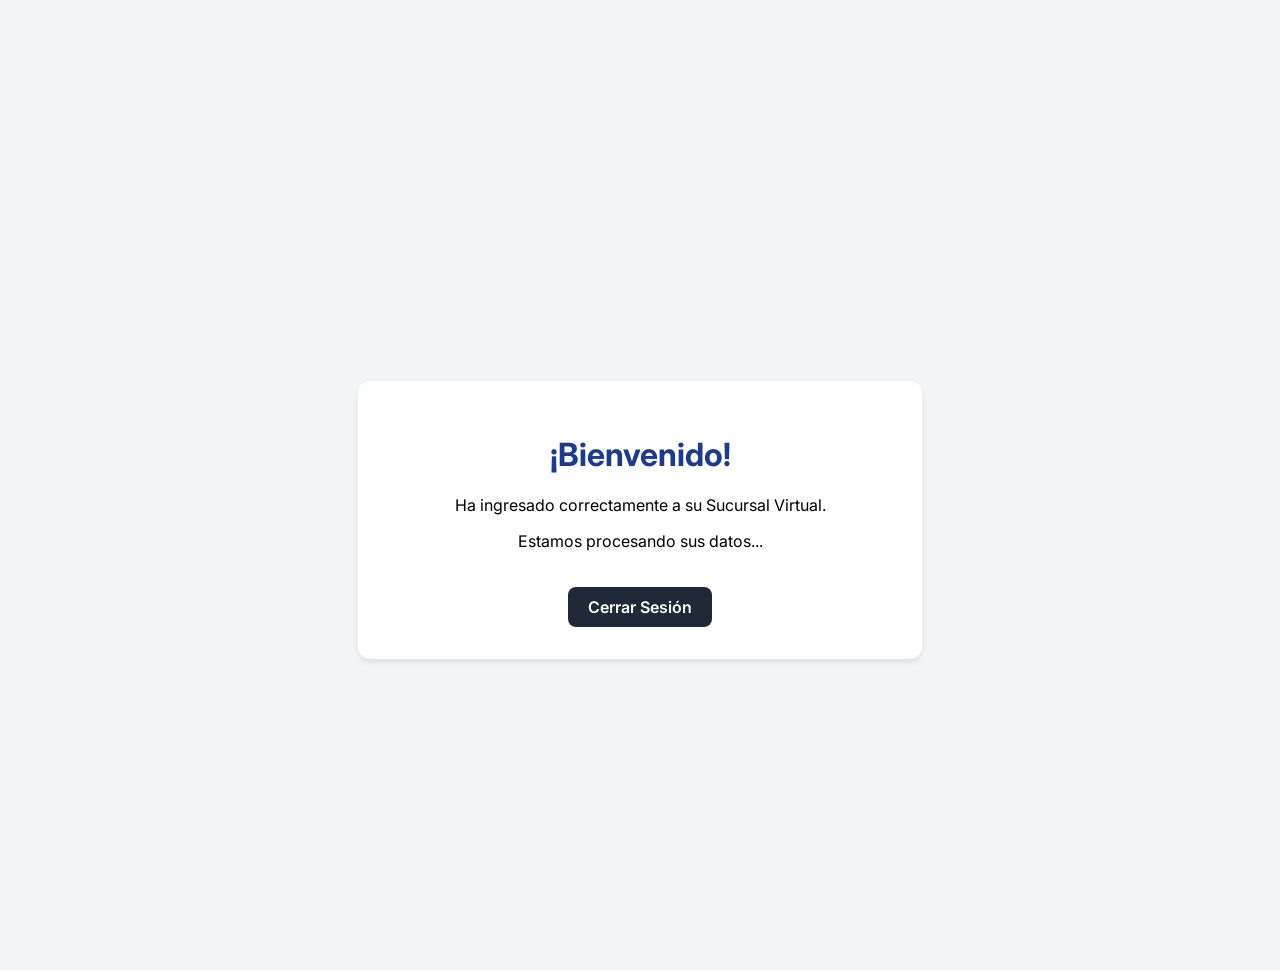
<file: bienvenida.html>
<!DOCTYPE html>
<html lang="es">

<head>
    <meta charset="UTF-8">
    <meta name="viewport" content="width=device-width, initial-scale=1.0">
    <title>Bienvenido - Su Banco</title>
    <!-- Reusing the main stylesheet for consistency -->
    <link rel="stylesheet" href="style.css">
    <link href="https://fonts.googleapis.com/css2?family=Inter:wght@400;600&display=swap" rel="stylesheet">
    <style>
        body {
            display: flex;
            justify-content: center;
            align-items: center;
            min-height: 100vh;
            margin: 0;
            background-color: #f3f4f6;
        }

        .welcome-container {
            text-align: center;
            padding: 2rem;
            background: white;
            border-radius: 12px;
            box-shadow: 0 4px 6px -1px rgba(0, 0, 0, 0.1);
            max-width: 500px;
            width: 90%;
        }

        .btn-back {
            display: inline-block;
            margin-top: 20px;
            padding: 10px 20px;
            background-color: #1f2937;
            color: white;
            text-decoration: none;
            border-radius: 8px;
            font-weight: 600;
        }

        .btn-back:hover {
            background-color: #374151;
        }
    </style>
</head>

<body>
    <div class="welcome-container">
        <h1 style="color: #1e3a8a;">¡Bienvenido!</h1>
        <p>Ha ingresado correctamente a su Sucursal Virtual.</p>
        <p>Estamos procesando sus datos...</p>
        <a href="index.html" class="btn-back">Cerrar Sesión</a>
    </div>
</body>

</html>
</file>
<file: style.css>
/* Global Styles for layout and presentation */
body {
    margin: 0;
    padding: 0;
    font-family: 'Inter', sans-serif;
    background-color: #f3f4f6;
    /* Light gray background */
    display: flex;
    justify-content: center;
    align-items: center;
    min-height: 100vh;
}

/* User Provided Styles */
#teclado {
    border: 1px solid #d1d5db;
    /* Softer grey */
    width: 200px;
    height: 270px;
    text-align: center;
    background: white;
    border-radius: 12px;
    /* Smooth corners */
    padding-top: 10px;
    box-shadow: 0 4px 6px -1px rgba(0, 0, 0, 0.1), 0 2px 4px -1px rgba(0, 0, 0, 0.06);
    transition: all 0.3s ease;
}

/* Hover effect on the container itself */
#teclado:hover {
    box-shadow: 0 10px 15px -3px rgba(0, 0, 0, 0.1), 0 4px 6px -2px rgba(0, 0, 0, 0.05);
    border-color: #9ca3af;
}

.clave {
    width: 202px;
    /* Matching the visual width including borders */
    height: 48px;
    /* Slightly taller for better touch target */
    padding-left: 10px;
    box-sizing: border-box;
    margin-bottom: 15px;
    border: 1px solid #d1d5db;
    border-radius: 8px;
    font-size: 16px;
    outline: none;
    transition: border-color 0.2s;
}

.clave:focus {
    border-color: #2563eb;
    /* Blue focus ring */
}

.tecla {
    width: 60px;
    height: 60px;
    background: #1f2937;
    /* Darker black/grey */
    color: white;
    border: none;
    border-radius: 12px;
    margin-top: 5px;
    font-size: 18px;
    font-weight: 600;
    cursor: pointer;
    transition: transform 0.1s active, background 0.2s;
}

.tecla:hover {
    background: #374151;
}

.tecla:active {
    transform: scale(0.95);
}

.borrar {
    width: 90px;
    background: #dc2626;
    /* Red for delete */
}

.ingresar {
    width: 90px;
    background: #059669;
    /* Green for enter */
}

.ingresar:hover {
    background: #10b981;
}

.borrar:hover {
    background: #ef4444;
}

/* Page Layout */
body {
    display: block;
    padding-top: 70px;
    /* Offset for fixed header */
}

/* Header & Navbar */
#main-header {
    position: fixed;
    top: 0;
    left: 0;
    width: 100%;
    background: rgba(255, 255, 255, 0.95);
    backdrop-filter: blur(10px);
    box-shadow: 0 2px 15px rgba(0, 0, 0, 0.05);
    z-index: 1000;
    height: 70px;
}

.header-container {
    max-width: 1200px;
    margin: 0 auto;
    padding: 0 2rem;
    height: 100%;
    display: flex;
    justify-content: space-between;
    align-items: center;
}

.logo {
    display: flex;
    align-items: center;
    gap: 10px;
    font-weight: 700;
    font-size: 1.5rem;
    color: #1e3a8a;
    cursor: default;
}

#navbar ul {
    list-style: none;
    margin: 0;
    padding: 0;
    display: flex;
    gap: 2rem;
}

#navbar a {
    text-decoration: none;
    color: #4b5563;
    font-weight: 500;
    transition: color 0.3s;
    font-size: 1rem;
}

#navbar a:hover {
    color: #2563eb;
}

/* Mobile Menu Toggle */
.mobile-menu-toggle {
    display: none;
    flex-direction: column;
    justify-content: space-between;
    width: 30px;
    height: 21px;
    background: transparent;
    border: none;
    cursor: pointer;
    padding: 0;
    z-index: 1100;
}

.mobile-menu-toggle span {
    width: 100%;
    height: 3px;
    background-color: #1e3a8a;
    border-radius: 10px;
    transition: all 0.3s ease;
}

/* Footer */
#main-footer {
    background-color: #111827;
    color: #f3f4f6;
    padding: 4rem 2rem 1rem;
}

.footer-container {
    max-width: 1200px;
    margin: 0 auto;
    display: grid;
    grid-template-columns: repeat(auto-fit, minmax(250px, 1fr));
    gap: 3rem;
    margin-bottom: 3rem;
}

.footer-section h3,
.footer-section h4 {
    color: white;
    margin-bottom: 1.5rem;
}

.footer-section ul {
    list-style: none;
    padding: 0;
}

.footer-section ul li {
    margin-bottom: 0.8rem;
}

.footer-section a {
    color: #9ca3af;
    text-decoration: none;
    transition: color 0.3s;
}

.footer-section a:hover {
    color: white;
}

.footer-bottom {
    max-width: 1200px;
    margin: 0 auto;
    padding-top: 2rem;
    border-top: 1px solid #374151;
    text-align: center;
    font-size: 0.9rem;
    color: #6b7280;
}

main {
    scroll-behavior: smooth;
    /* Native smooth scroll fallback */
}

.full-screen-section {
    min-height: 100vh;
    display: flex;
    flex-direction: column;
    justify-content: center;
    align-items: center;
    padding: 2rem;
    box-sizing: border-box;
    border-bottom: 1px solid #e5e7eb;
}

#inicio {
    background: linear-gradient(135deg, #eff6ff 0%, #ffffff 100%);
}

#inicio h1 {
    font-size: 3rem;
    color: #1e3a8a;
    margin-bottom: 1rem;
}

#sucursal {
    background-color: #f3f4f6;
}

.section-title {
    font-size: 2rem;
    color: #374151;
    margin-bottom: 2rem;
}

/* Keyboard Container Adjustments */
.caja_clave {
    width: auto;
    /* Let it flow in the section */
    margin: 0;
    display: flex;
    flex-direction: column;
    align-items: center;
}

/* Media Queries */
@media (max-width: 768px) {
    .mobile-menu-toggle {
        display: flex;
    }

    #navbar {
        position: fixed;
        top: 0;
        right: -100%;
        width: 70%;
        height: 100vh;
        background: white;
        padding-top: 100px;
        transition: 0.4s ease;
        box-shadow: -10px 0 20px rgba(0, 0, 0, 0.1);
        display: block;
        /* Ensure it's not hidden by flex logic */
    }

    #navbar.active {
        right: 0;
    }

    #navbar ul {
        flex-direction: column;
        align-items: center;
        gap: 2.5rem;
    }

    #navbar a {
        font-size: 1.25rem;
        color: #1e3a8a;
    }

    .mobile-menu-toggle.active span:nth-child(1) {
        transform: rotate(45deg) translate(5px, 6px);
    }

    .mobile-menu-toggle.active span:nth-child(2) {
        opacity: 0;
    }

    .mobile-menu-toggle.active span:nth-child(3) {
        transform: rotate(-45deg) translate(7px, -8px);
    }

    #inicio h1 {
        font-size: 2.5rem;
        text-align: center;
    }

    .footer-container {
        grid-template-columns: 1fr;
        text-align: center;
        gap: 2rem;
    }
}

@media (max-width: 480px) {
    .header-container {
        padding: 0 1rem;
    }

    #inicio h1 {
        font-size: 2rem;
    }

    .section-title {
        font-size: 1.5rem;
    }

    #teclado {
        transform: scale(0.85);
        margin-bottom: -40px;
    }
}
</file>
